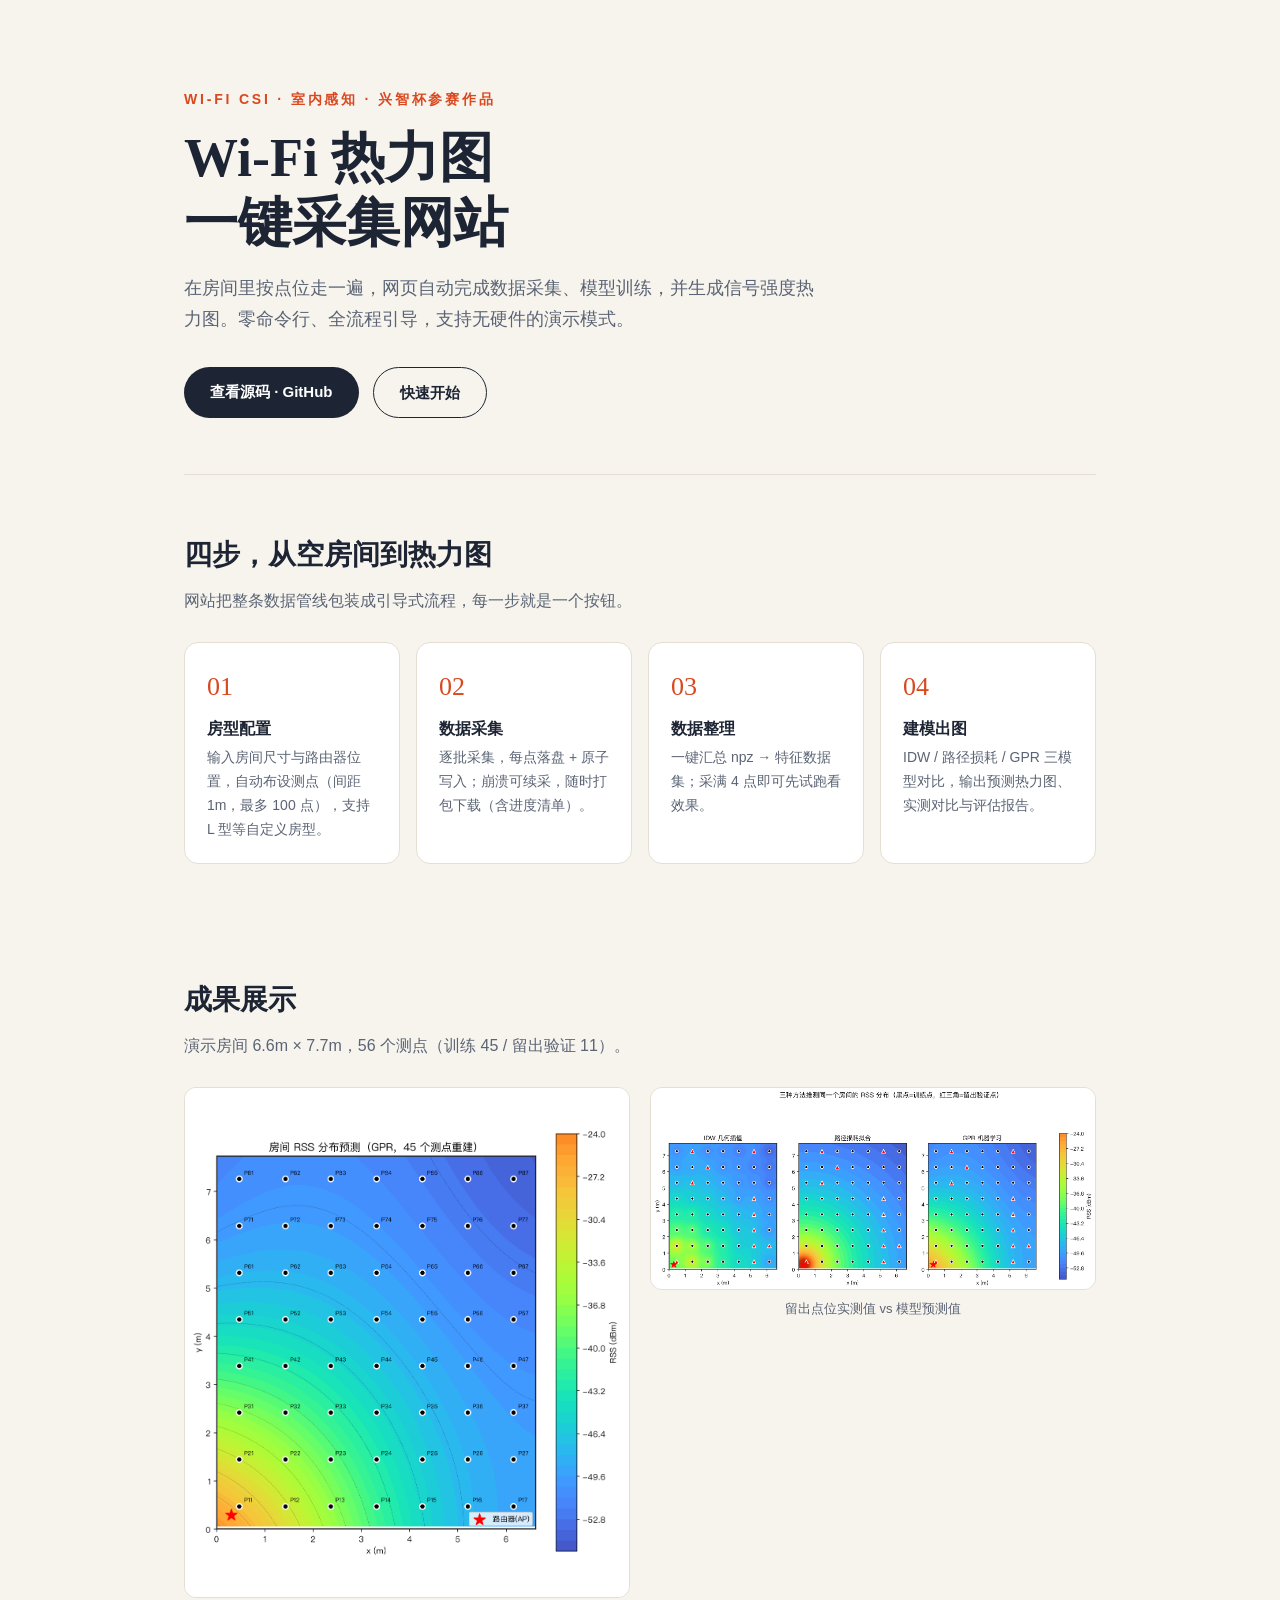
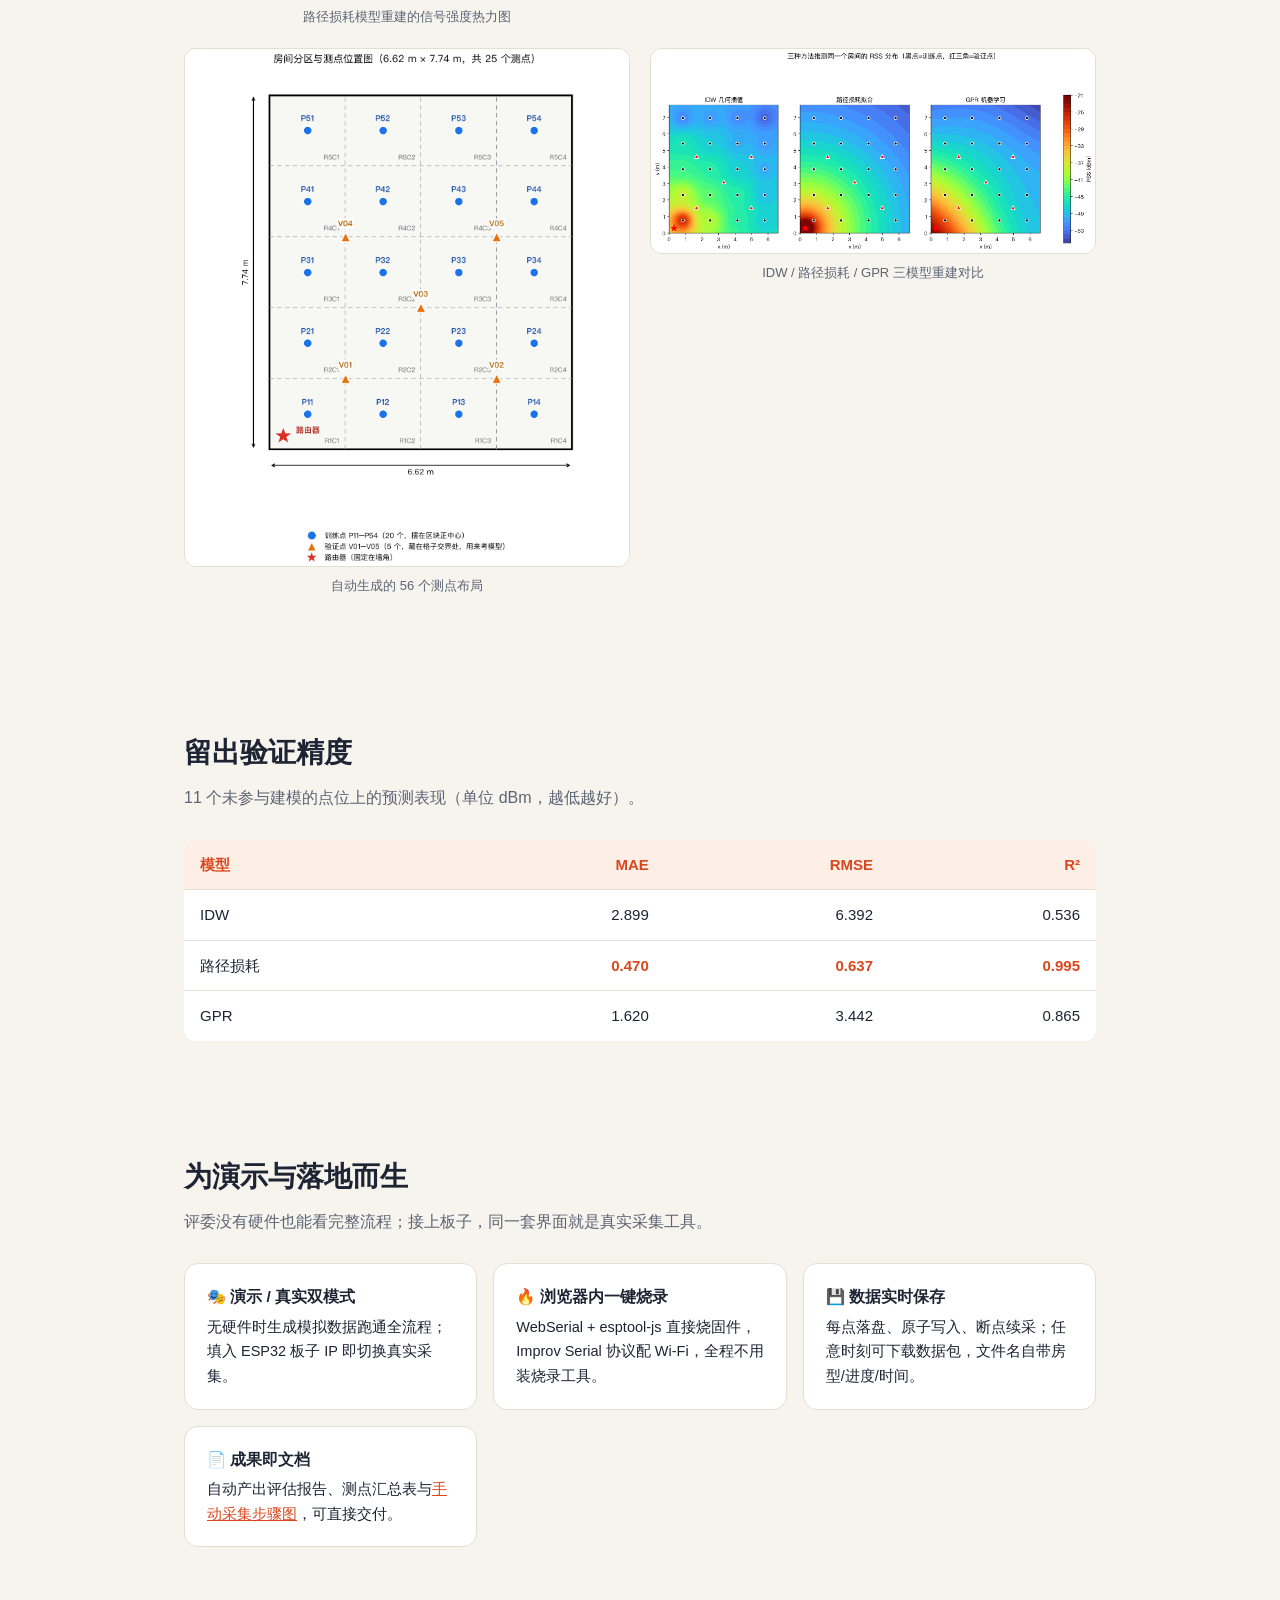
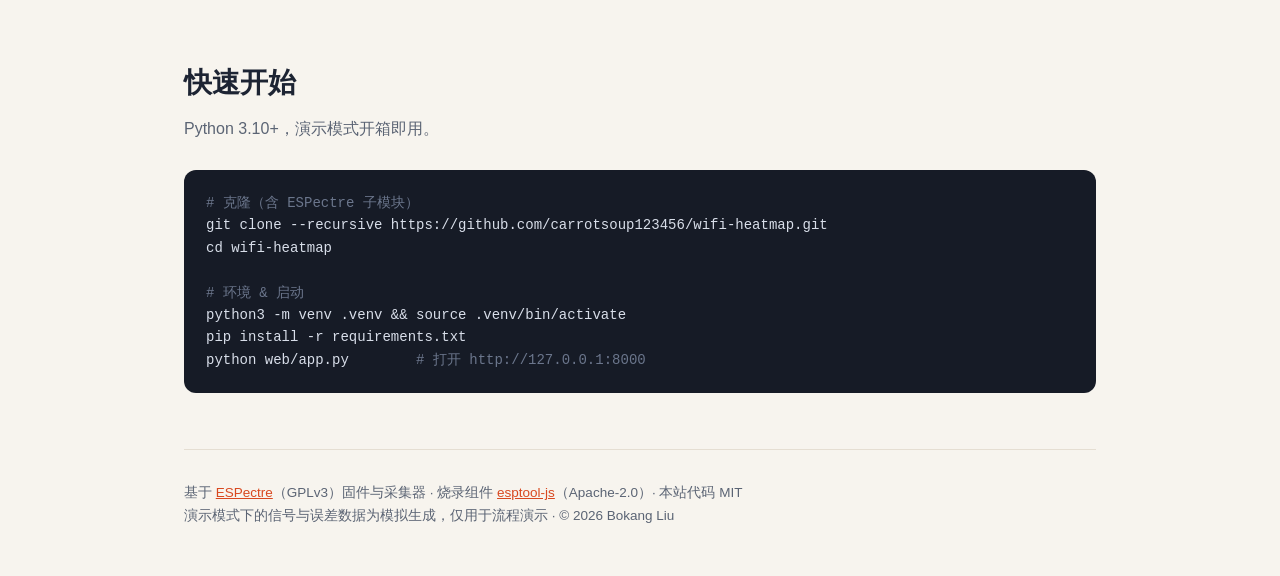
<file: docs/index.html>
<!DOCTYPE html>
<html lang="zh-CN">
<head>
<meta charset="UTF-8">
<meta name="viewport" content="width=device-width, initial-scale=1.0">
<title>Wi-Fi 热力图 · 一键采集网站</title>
<meta name="description" content="基于 Wi-Fi CSI 的室内感知演示系统：网页引导式采集、建模与热力图生成。第三届兴智杯参赛作品。">
<style>
  :root{
    --ink:#1d2433; --muted:#5b6474; --paper:#f7f4ee; --card:#ffffff;
    --accent:#d9481f; --accent-soft:#fdeee6; --line:#e5ded2;
  }
  *{margin:0;padding:0;box-sizing:border-box}
  body{font-family:-apple-system,"PingFang SC","Hiragino Sans GB","Microsoft YaHei",sans-serif;
       background:var(--paper);color:var(--ink);line-height:1.7}
  .wrap{max-width:960px;margin:0 auto;padding:0 24px}
  /* Hero */
  header.hero{padding:88px 0 56px;border-bottom:1px solid var(--line)}
  .kicker{font-size:14px;letter-spacing:.2em;color:var(--accent);font-weight:600}
  h1{font-family:Georgia,"Songti SC",serif;font-size:clamp(34px,6vw,54px);line-height:1.2;margin:14px 0 18px}
  .sub{font-size:18px;color:var(--muted);max-width:640px}
  .cta{margin-top:32px;display:flex;gap:14px;flex-wrap:wrap}
  .btn{display:inline-block;padding:12px 26px;border-radius:999px;text-decoration:none;font-weight:600;font-size:15px}
  .btn.primary{background:var(--ink);color:#fff}
  .btn.ghost{border:1.5px solid var(--ink);color:var(--ink)}
  /* Sections */
  section{padding:56px 0}
  h2{font-family:Georgia,"Songti SC",serif;font-size:28px;margin-bottom:8px}
  .lead{color:var(--muted);margin-bottom:28px}
  /* 四步 */
  .steps{display:grid;grid-template-columns:repeat(auto-fit,minmax(200px,1fr));gap:16px}
  .step{background:var(--card);border:1px solid var(--line);border-radius:14px;padding:22px}
  .step .num{font-family:Georgia,serif;font-size:26px;color:var(--accent)}
  .step h3{font-size:16px;margin:6px 0 4px}
  .step p{font-size:14px;color:var(--muted)}
  /* 图 */
  figure{margin:0 0 20px}
  figure img{width:100%;border:1px solid var(--line);border-radius:12px;background:#fff;display:block}
  figcaption{font-size:13px;color:var(--muted);text-align:center;margin-top:8px}
  .grid2{display:grid;grid-template-columns:1fr 1fr;gap:20px}
  @media(max-width:720px){.grid2{grid-template-columns:1fr}}
  /* 表格 */
  table{width:100%;border-collapse:collapse;background:var(--card);border-radius:12px;overflow:hidden;font-size:15px}
  th,td{padding:12px 16px;text-align:right;border-bottom:1px solid var(--line)}
  th:first-child,td:first-child{text-align:left}
  thead th{background:var(--accent-soft);color:var(--accent);font-weight:700}
  tbody tr:last-child td{border-bottom:none}
  .best{color:var(--accent);font-weight:700}
  /* 特性 */
  .feats{display:grid;grid-template-columns:repeat(auto-fit,minmax(260px,1fr));gap:16px}
  .feat{background:var(--card);border:1px solid var(--line);border-radius:14px;padding:20px 22px;font-size:14.5px}
  .feat b{display:block;margin-bottom:4px;font-size:15.5px}
  /* 代码 */
  pre{background:#161b26;color:#d8dee9;border-radius:12px;padding:22px;overflow-x:auto;font-size:14px;line-height:1.6}
  pre .c{color:#6b768c}
  footer{border-top:1px solid var(--line);padding:32px 0 48px;color:var(--muted);font-size:13.5px}
  footer a{color:var(--accent)}
  a{color:var(--accent)}
</style>
</head>
<body>
<div class="wrap">

  <header class="hero">
    <div class="kicker">WI-FI CSI · 室内感知 · 兴智杯参赛作品</div>
    <h1>Wi-Fi 热力图<br>一键采集网站</h1>
    <p class="sub">在房间里按点位走一遍，网页自动完成数据采集、模型训练，并生成信号强度热力图。零命令行、全流程引导，支持无硬件的演示模式。</p>
    <div class="cta">
      <a class="btn primary" href="https://github.com/carrotsoup123456/wifi-heatmap">查看源码 · GitHub</a>
      <a class="btn ghost" href="#quickstart">快速开始</a>
    </div>
  </header>

  <section>
    <h2>四步，从空房间到热力图</h2>
    <p class="lead">网站把整条数据管线包装成引导式流程，每一步就是一个按钮。</p>
    <div class="steps">
      <div class="step"><div class="num">01</div><h3>房型配置</h3><p>输入房间尺寸与路由器位置，自动布设测点（间距 1m，最多 100 点），支持 L 型等自定义房型。</p></div>
      <div class="step"><div class="num">02</div><h3>数据采集</h3><p>逐批采集，每点落盘 + 原子写入；崩溃可续采，随时打包下载（含进度清单）。</p></div>
      <div class="step"><div class="num">03</div><h3>数据整理</h3><p>一键汇总 npz → 特征数据集；采满 4 点即可先试跑看效果。</p></div>
      <div class="step"><div class="num">04</div><h3>建模出图</h3><p>IDW / 路径损耗 / GPR 三模型对比，输出预测热力图、实测对比与评估报告。</p></div>
    </div>
  </section>

  <section>
    <h2>成果展示</h2>
    <p class="lead">演示房间 6.6m × 7.7m，56 个测点（训练 45 / 留出验证 11）。</p>
    <div class="grid2">
      <figure><img src="assets/热力图_预测.png" alt="预测热力图"><figcaption>路径损耗模型重建的信号强度热力图</figcaption></figure>
      <figure><img src="assets/热力图_对比.png" alt="实测与预测对比"><figcaption>留出点位实测值 vs 模型预测值</figcaption></figure>
    </div>
    <div class="grid2">
      <figure><img src="assets/采集点位图.png" alt="采集点位图"><figcaption>自动生成的 56 个测点布局</figcaption></figure>
      <figure><img src="assets/示例_三模型对比.png" alt="三模型对比"><figcaption>IDW / 路径损耗 / GPR 三模型重建对比</figcaption></figure>
    </div>
  </section>

  <section>
    <h2>留出验证精度</h2>
    <p class="lead">11 个未参与建模的点位上的预测表现（单位 dBm，越低越好）。</p>
    <table>
      <thead><tr><th>模型</th><th>MAE</th><th>RMSE</th><th>R²</th></tr></thead>
      <tbody>
        <tr><td>IDW</td><td>2.899</td><td>6.392</td><td>0.536</td></tr>
        <tr><td>路径损耗</td><td class="best">0.470</td><td class="best">0.637</td><td class="best">0.995</td></tr>
        <tr><td>GPR</td><td>1.620</td><td>3.442</td><td>0.865</td></tr>
      </tbody>
    </table>
  </section>

  <section>
    <h2>为演示与落地而生</h2>
    <p class="lead">评委没有硬件也能看完整流程；接上板子，同一套界面就是真实采集工具。</p>
    <div class="feats">
      <div class="feat"><b>🎭 演示 / 真实双模式</b>无硬件时生成模拟数据跑通全流程；填入 ESP32 板子 IP 即切换真实采集。</div>
      <div class="feat"><b>🔥 浏览器内一键烧录</b>WebSerial + esptool-js 直接烧固件，Improv Serial 协议配 Wi-Fi，全程不用装烧录工具。</div>
      <div class="feat"><b>💾 数据实时保存</b>每点落盘、原子写入、断点续采；任意时刻可下载数据包，文件名自带房型/进度/时间。</div>
      <div class="feat"><b>📄 成果即文档</b>自动产出评估报告、测点汇总表与<a href="assets/手动采集步骤图.html">手动采集步骤图</a>，可直接交付。</div>
    </div>
  </section>

  <section id="quickstart">
    <h2>快速开始</h2>
    <p class="lead">Python 3.10+，演示模式开箱即用。</p>
    <pre><span class="c"># 克隆（含 ESPectre 子模块）</span>
git clone --recursive https://github.com/carrotsoup123456/wifi-heatmap.git
cd wifi-heatmap

<span class="c"># 环境 & 启动</span>
python3 -m venv .venv && source .venv/bin/activate
pip install -r requirements.txt
python web/app.py        <span class="c"># 打开 http://127.0.0.1:8000</span></pre>
  </section>

  <footer>
    <p>基于 <a href="https://github.com/francescopace/espectre">ESPectre</a>（GPLv3）固件与采集器 · 烧录组件 <a href="https://github.com/espressif/esptool-js">esptool-js</a>（Apache-2.0）· 本站代码 MIT</p>
    <p>演示模式下的信号与误差数据为模拟生成，仅用于流程演示 · © 2026 Bokang Liu</p>
  </footer>

</div>
</body>
</html>
</file>
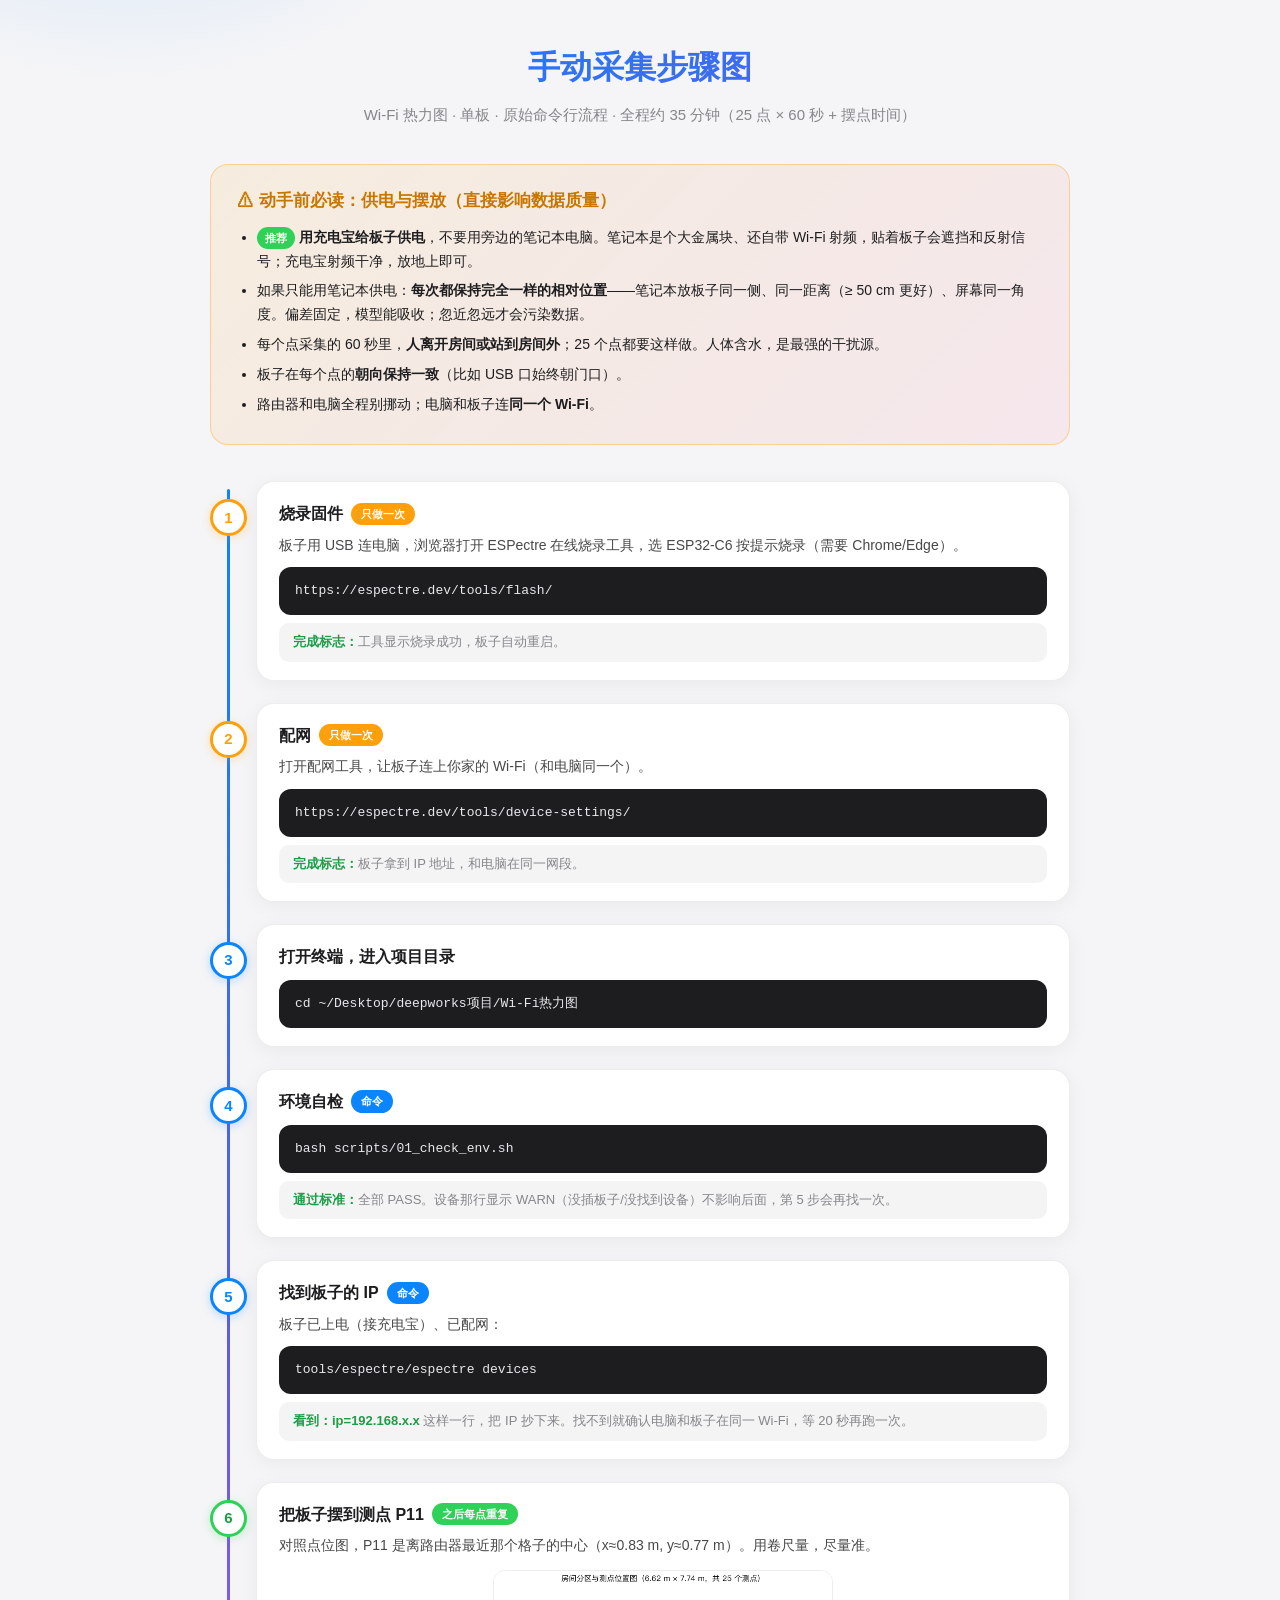
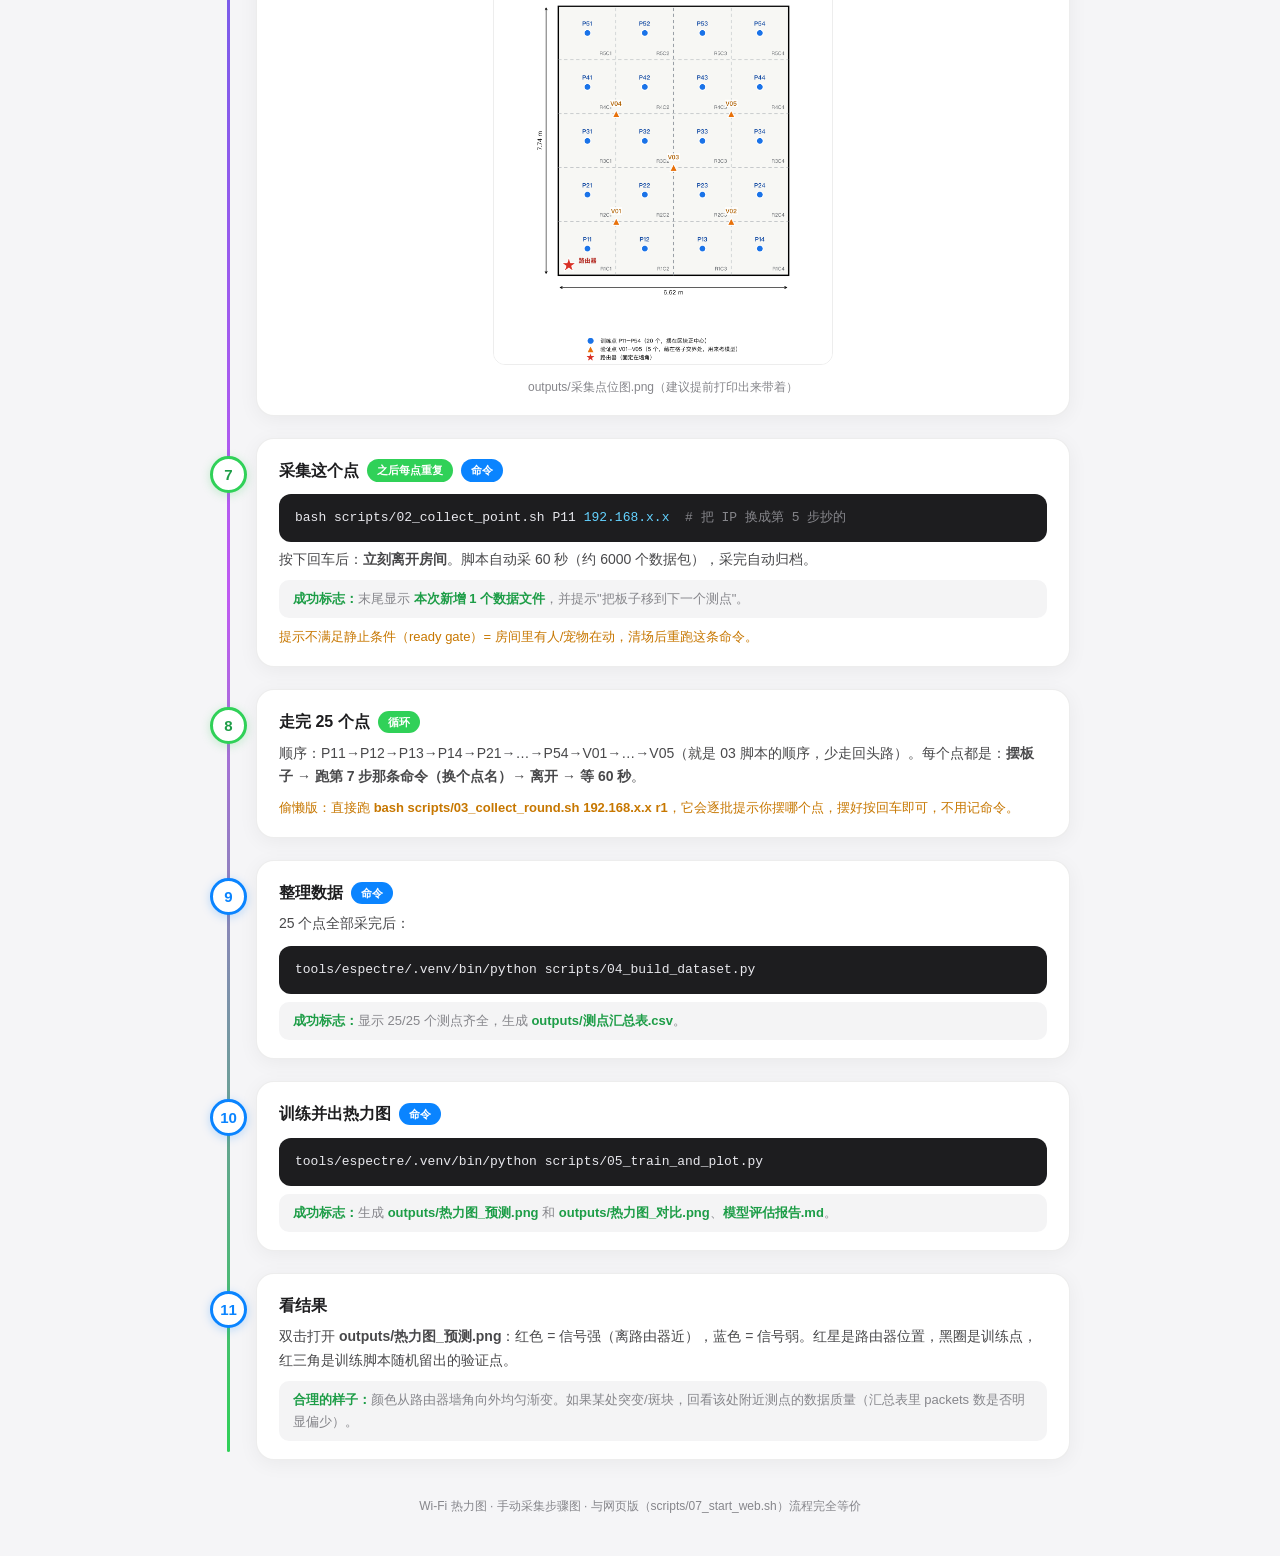
<file: outputs/手动采集步骤图.html>
<!DOCTYPE html>
<html lang="zh-CN">
<head>
<meta charset="UTF-8">
<meta name="viewport" content="width=device-width, initial-scale=1.0">
<title>手动采集步骤图 · Wi-Fi 热力图</title>
<style>
  :root {
    --bg: #f5f5f7; --card: #ffffff; --border: rgba(0,0,0,.07);
    --text: #1d1d1f; --muted: #86868b;
    --blue: #0a84ff; --green: #30d158; --orange: #ff9f0a; --red: #ff453a;
    --grad: linear-gradient(135deg, #0a84ff, #5e5ce6);
  }
  * { box-sizing: border-box; margin: 0; padding: 0; }
  body {
    font-family: -apple-system, BlinkMacSystemFont, "SF Pro Text", "PingFang SC", sans-serif;
    background:
      radial-gradient(600px 400px at 10% -5%, rgba(10,132,255,.15), transparent 60%),
      radial-gradient(700px 500px at 60% -10%, rgba(191,90,242,.12), transparent 60%),
      var(--bg);
    color: var(--text); line-height: 1.7; padding: 40px 20px;
    -webkit-font-smoothing: antialiased;
  }
  .page { max-width: 860px; margin: 0 auto; }

  header { text-align: center; margin-bottom: 36px; }
  header h1 {
    font-size: 32px; font-weight: 800;
    background: var(--grad);
    -webkit-background-clip: text; background-clip: text; -webkit-text-fill-color: transparent;
  }
  header p { color: var(--muted); margin-top: 8px; font-size: 15px; }

  /* ===== 重要提示框 ===== */
  .alert {
    background: linear-gradient(135deg, rgba(255,159,10,.1), rgba(255,55,95,.07));
    border: 1px solid rgba(255,159,10,.35);
    border-radius: 18px; padding: 22px 26px; margin-bottom: 36px;
  }
  .alert h2 { font-size: 17px; color: #c77700; margin-bottom: 10px; }
  .alert ul { padding-left: 20px; font-size: 14px; }
  .alert li { margin: 6px 0; }
  .alert b { color: var(--text); }
  .alert .best {
    display: inline-block; background: var(--green); color: #fff;
    font-size: 11px; font-weight: 700; padding: 2px 8px; border-radius: 999px; margin-right: 4px;
  }

  /* ===== 时间线步骤 ===== */
  .steps { position: relative; padding-left: 46px; }
  .steps::before {
    content: ""; position: absolute; left: 17px; top: 8px; bottom: 8px;
    width: 3px; border-radius: 2px;
    background: linear-gradient(180deg, #0a84ff, #5e5ce6, #bf5af2, #30d158);
  }
  .step { position: relative; margin-bottom: 22px; }
  .step-no {
    position: absolute; left: -46px; top: 18px;
    width: 37px; height: 37px; border-radius: 50%;
    background: var(--card); border: 3px solid var(--blue);
    color: var(--blue); font-weight: 800; font-size: 15px;
    display: flex; align-items: center; justify-content: center;
    box-shadow: 0 2px 10px rgba(10,132,255,.25);
  }
  .step.once .step-no { border-color: var(--orange); color: var(--orange); box-shadow: 0 2px 10px rgba(255,159,10,.25); }
  .step.loop .step-no { border-color: var(--green); color: #1d9d47; box-shadow: 0 2px 10px rgba(48,209,88,.25); }
  .step-card {
    background: var(--card); border: 1px solid var(--border);
    border-radius: 18px; padding: 18px 22px;
    box-shadow: 0 4px 20px rgba(0,0,0,.05);
  }
  .step-card h3 { font-size: 16px; font-weight: 700; display: flex; align-items: center; gap: 8px; flex-wrap: wrap; }
  .tag {
    font-size: 11px; font-weight: 700; padding: 2px 10px; border-radius: 999px; color: #fff;
  }
  .tag-once { background: var(--orange); }
  .tag-loop { background: var(--green); }
  .tag-cmd  { background: var(--blue); }
  .step-card p { font-size: 14px; color: #48484a; margin-top: 6px; }

  .cmd {
    margin-top: 10px; background: #1d1d1f; color: #e8e8ed;
    border-radius: 12px; padding: 13px 16px;
    font-family: "SF Mono", Menlo, monospace; font-size: 13px;
    overflow-x: auto; white-space: pre;
  }
  .cmd .c { color: #86868b; }                       /* 注释 */
  .cmd .v { color: #64d2ff; }                       /* 要替换的值 */
  .expect {
    margin-top: 8px; font-size: 13px; color: var(--muted);
    background: rgba(120,120,128,.08); border-radius: 10px; padding: 8px 14px;
  }
  .expect b { color: #1d9d47; }
  .tip { margin-top: 8px; font-size: 13px; color: #c77700; }

  .map-img { margin-top: 12px; text-align: center; }
  .map-img img { max-width: 340px; border-radius: 12px; border: 1px solid var(--border); }
  .map-img div { font-size: 12px; color: var(--muted); margin-top: 4px; }

  footer { text-align: center; color: var(--muted); font-size: 12px; margin-top: 36px; }

  @media print {
    body { background: #fff; padding: 10px; }
    .step-card, .alert { box-shadow: none; break-inside: avoid; }
  }
</style>
</head>
<body>
<div class="page">

<header>
  <h1>手动采集步骤图</h1>
  <p>Wi-Fi 热力图 · 单板 · 原始命令行流程 · 全程约 35 分钟（25 点 × 60 秒 + 摆点时间）</p>
</header>

<!-- ===== 供电与干扰（先读） ===== -->
<div class="alert">
  <h2>⚠ 动手前必读：供电与摆放（直接影响数据质量）</h2>
  <ul>
    <li><span class="best">推荐</span><b>用充电宝给板子供电</b>，不要用旁边的笔记本电脑。笔记本是个大金属块、还自带 Wi-Fi 射频，贴着板子会遮挡和反射信号；充电宝射频干净，放地上即可。</li>
    <li>如果只能用笔记本供电：<b>每次都保持完全一样的相对位置</b>——笔记本放板子同一侧、同一距离（≥ 50 cm 更好）、屏幕同一角度。偏差固定，模型能吸收；忽近忽远才会污染数据。</li>
    <li>每个点采集的 60 秒里，<b>人离开房间或站到房间外</b>；25 个点都要这样做。人体含水，是最强的干扰源。</li>
    <li>板子在每个点的<b>朝向保持一致</b>（比如 USB 口始终朝门口）。</li>
    <li>路由器和电脑全程别挪动；电脑和板子连<b>同一个 Wi-Fi</b>。</li>
  </ul>
</div>

<div class="steps">

  <!-- 1 -->
  <div class="step once">
    <div class="step-no">1</div>
    <div class="step-card">
      <h3>烧录固件 <span class="tag tag-once">只做一次</span></h3>
      <p>板子用 USB 连电脑，浏览器打开 ESPectre 在线烧录工具，选 ESP32-C6 按提示烧录（需要 Chrome/Edge）。</p>
      <div class="cmd">https://espectre.dev/tools/flash/</div>
      <div class="expect"><b>完成标志：</b>工具显示烧录成功，板子自动重启。</div>
    </div>
  </div>

  <!-- 2 -->
  <div class="step once">
    <div class="step-no">2</div>
    <div class="step-card">
      <h3>配网 <span class="tag tag-once">只做一次</span></h3>
      <p>打开配网工具，让板子连上你家的 Wi-Fi（和电脑同一个）。</p>
      <div class="cmd">https://espectre.dev/tools/device-settings/</div>
      <div class="expect"><b>完成标志：</b>板子拿到 IP 地址，和电脑在同一网段。</div>
    </div>
  </div>

  <!-- 3 -->
  <div class="step">
    <div class="step-no">3</div>
    <div class="step-card">
      <h3>打开终端，进入项目目录</h3>
      <div class="cmd">cd ~/Desktop/deepworks项目/Wi-Fi热力图</div>
    </div>
  </div>

  <!-- 4 -->
  <div class="step">
    <div class="step-no">4</div>
    <div class="step-card">
      <h3>环境自检 <span class="tag tag-cmd">命令</span></h3>
      <div class="cmd">bash scripts/01_check_env.sh</div>
      <div class="expect"><b>通过标准：</b>全部 PASS。设备那行显示 WARN（没插板子/没找到设备）不影响后面，第 5 步会再找一次。</div>
    </div>
  </div>

  <!-- 5 -->
  <div class="step">
    <div class="step-no">5</div>
    <div class="step-card">
      <h3>找到板子的 IP <span class="tag tag-cmd">命令</span></h3>
      <p>板子已上电（接充电宝）、已配网：</p>
      <div class="cmd">tools/espectre/espectre devices</div>
      <div class="expect"><b>看到：</b><b>ip=192.168.x.x</b> 这样一行，把 IP 抄下来。找不到就确认电脑和板子在同一 Wi-Fi，等 20 秒再跑一次。</div>
    </div>
  </div>

  <!-- 6 -->
  <div class="step loop">
    <div class="step-no">6</div>
    <div class="step-card">
      <h3>把板子摆到测点 P11 <span class="tag tag-loop">之后每点重复</span></h3>
      <p>对照点位图，P11 是离路由器最近那个格子的中心（x≈0.83 m, y≈0.77 m）。用卷尺量，尽量准。</p>
      <div class="map-img">
        <img src="采集点位图.png" alt="采集点位图">
        <div>outputs/采集点位图.png（建议提前打印出来带着）</div>
      </div>
    </div>
  </div>

  <!-- 7 -->
  <div class="step loop">
    <div class="step-no">7</div>
    <div class="step-card">
      <h3>采集这个点 <span class="tag tag-loop">之后每点重复</span> <span class="tag tag-cmd">命令</span></h3>
      <div class="cmd">bash scripts/02_collect_point.sh P11 <span class="v">192.168.x.x</span>  <span class="c"># 把 IP 换成第 5 步抄的</span></div>
      <p>按下回车后：<b>立刻离开房间</b>。脚本自动采 60 秒（约 6000 个数据包），采完自动归档。</p>
      <div class="expect"><b>成功标志：</b>末尾显示 <b>本次新增 1 个数据文件</b>，并提示"把板子移到下一个测点"。</div>
      <div class="tip">提示不满足静止条件（ready gate）= 房间里有人/宠物在动，清场后重跑这条命令。</div>
    </div>
  </div>

  <!-- 8 -->
  <div class="step loop">
    <div class="step-no">8</div>
    <div class="step-card">
      <h3>走完 25 个点 <span class="tag tag-loop">循环</span></h3>
      <p>顺序：P11→P12→P13→P14→P21→…→P54→V01→…→V05（就是 03 脚本的顺序，少走回头路）。每个点都是：<b>摆板子 → 跑第 7 步那条命令（换个点名）→ 离开 → 等 60 秒</b>。</p>
      <div class="tip">偷懒版：直接跑 <b>bash scripts/03_collect_round.sh <span class="v">192.168.x.x</span> r1</b>，它会逐批提示你摆哪个点，摆好按回车即可，不用记命令。</div>
    </div>
  </div>

  <!-- 9 -->
  <div class="step">
    <div class="step-no">9</div>
    <div class="step-card">
      <h3>整理数据 <span class="tag tag-cmd">命令</span></h3>
      <p>25 个点全部采完后：</p>
      <div class="cmd">tools/espectre/.venv/bin/python scripts/04_build_dataset.py</div>
      <div class="expect"><b>成功标志：</b>显示 25/25 个测点齐全，生成 <b>outputs/测点汇总表.csv</b>。</div>
    </div>
  </div>

  <!-- 10 -->
  <div class="step">
    <div class="step-no">10</div>
    <div class="step-card">
      <h3>训练并出热力图 <span class="tag tag-cmd">命令</span></h3>
      <div class="cmd">tools/espectre/.venv/bin/python scripts/05_train_and_plot.py</div>
      <div class="expect"><b>成功标志：</b>生成 <b>outputs/热力图_预测.png</b> 和 <b>outputs/热力图_对比.png</b>、<b>模型评估报告.md</b>。</div>
    </div>
  </div>

  <!-- 11 -->
  <div class="step">
    <div class="step-no">11</div>
    <div class="step-card">
      <h3>看结果</h3>
      <p>双击打开 <b>outputs/热力图_预测.png</b>：红色 = 信号强（离路由器近），蓝色 = 信号弱。红星是路由器位置，黑圈是训练点，红三角是训练脚本随机留出的验证点。</p>
      <div class="expect"><b>合理的样子：</b>颜色从路由器墙角向外均匀渐变。如果某处突变/斑块，回看该处附近测点的数据质量（汇总表里 packets 数是否明显偏少）。</div>
    </div>
  </div>

</div>

<footer>Wi-Fi 热力图 · 手动采集步骤图 · 与网页版（scripts/07_start_web.sh）流程完全等价</footer>

</div>
</body>
</html>
</file>
